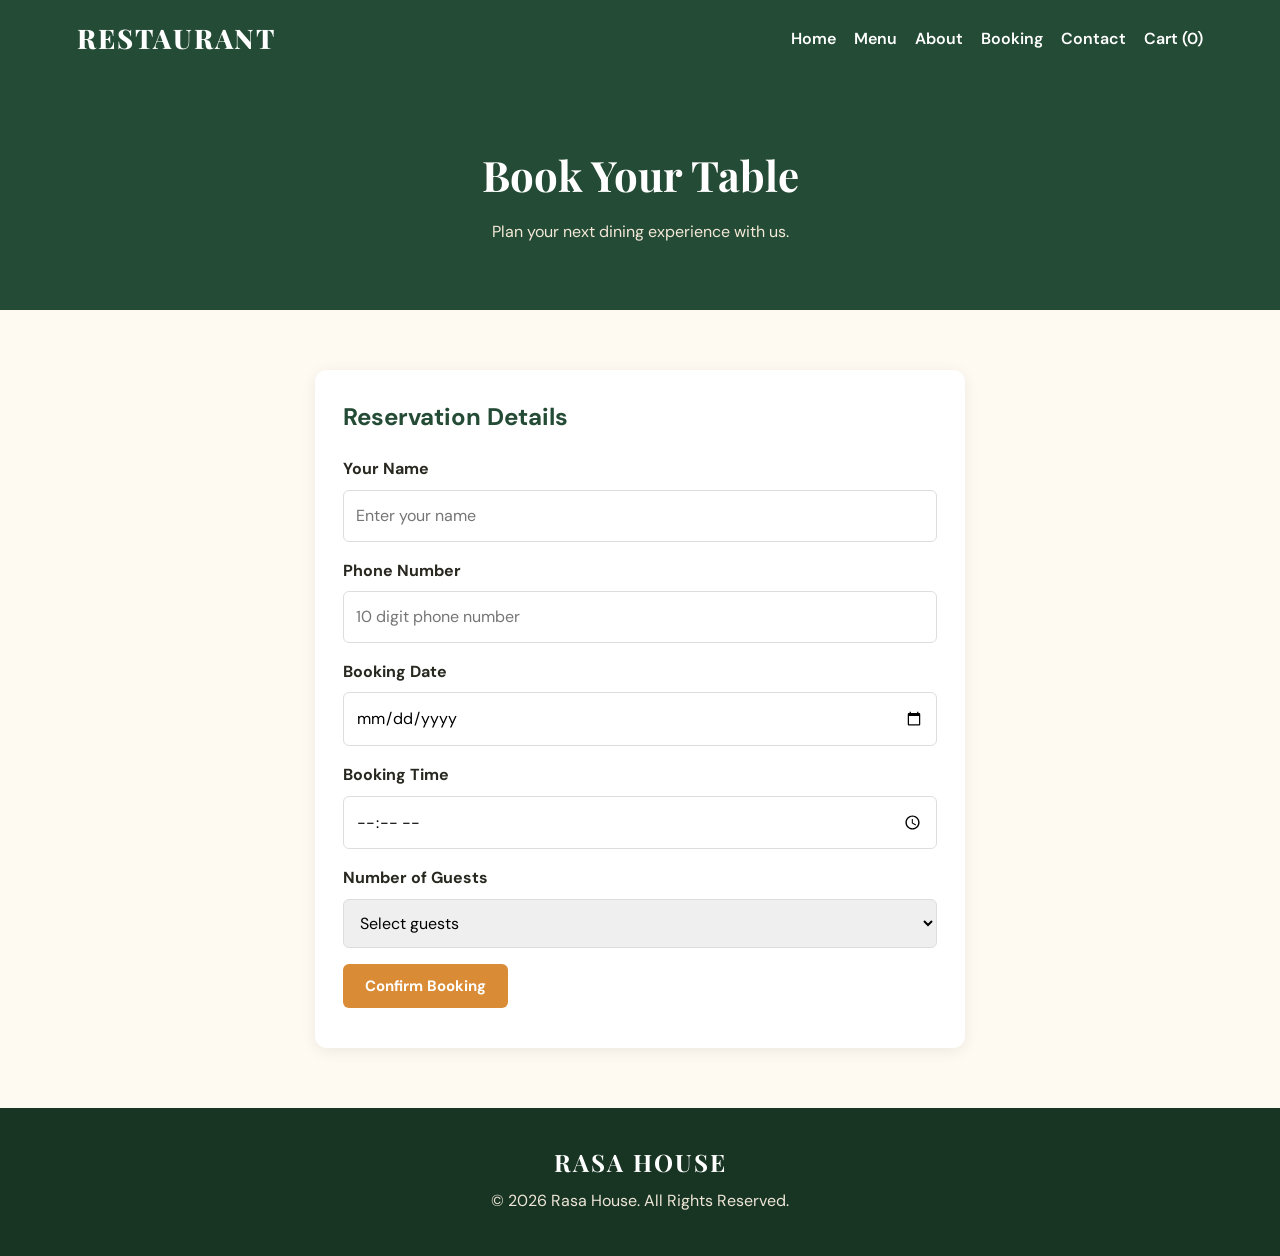
<file: booking.html>
<!DOCTYPE html>
<html lang="en">
<head>
  <meta charset="UTF-8">
  <meta name="viewport" content="width=device-width, initial-scale=1.0">
  <title>Restraunt | Booking</title>
  <link rel="stylesheet" href="style.css">
  <script src="app.js" defer></script>
</head>
<body>
<header>
  <a class="logo" href="index.html">RESTAURANT</a>
  <nav>
    <a href="index.html">Home</a>
    <a href="menu.html">Menu</a>
    <a href="about.html">About</a>
    <a href="booking.html">Booking</a>
    <a href="contact.html">Contact</a>
    <a href="cart.html">Cart (<span id="cartCount">0</span>)</a>
  </nav>
</header>

<main>
  <section class="page-banner">
    <h1>Book Your Table</h1>
    <p>Plan your next dining experience with us.</p>
  </section>

  <section>
    <form class="form-box" id="bookingForm">
      <h2>Reservation Details</h2>

      <label for="bookingName">Your Name</label>
      <input id="bookingName" type="text" required
        placeholder="Enter your name">

      <label for="bookingPhone">Phone Number</label>
      <input id="bookingPhone" type="tel" required
        pattern="[0-9]{10}" maxlength="10"
        placeholder="10 digit phone number">

      <label for="bookingDate">Booking Date</label>
      <input id="bookingDate" type="date" required>

      <label for="bookingTime">Booking Time</label>
      <input id="bookingTime" type="time" required>

      <label for="guests">Number of Guests</label>
      <select id="guests" required>
        <option value="">Select guests</option>
        <option value="1">1 Guest</option>
        <option value="2">2 Guests</option>
        <option value="3">3 Guests</option>
        <option value="4">4 Guests</option>
        <option value="5">5 Guests</option>
        <option value="6">6 Guests</option>
      </select>

      <button type="submit" class="btn">Confirm Booking</button>
      <p class="message" id="bookingMessage"></p>
    </form>
  </section>
</main>

<footer>
  <h2>RASA HOUSE</h2>
  <p>© 2026 Rasa House. All Rights Reserved.</p>
</footer>
</body>
</html>
</file>
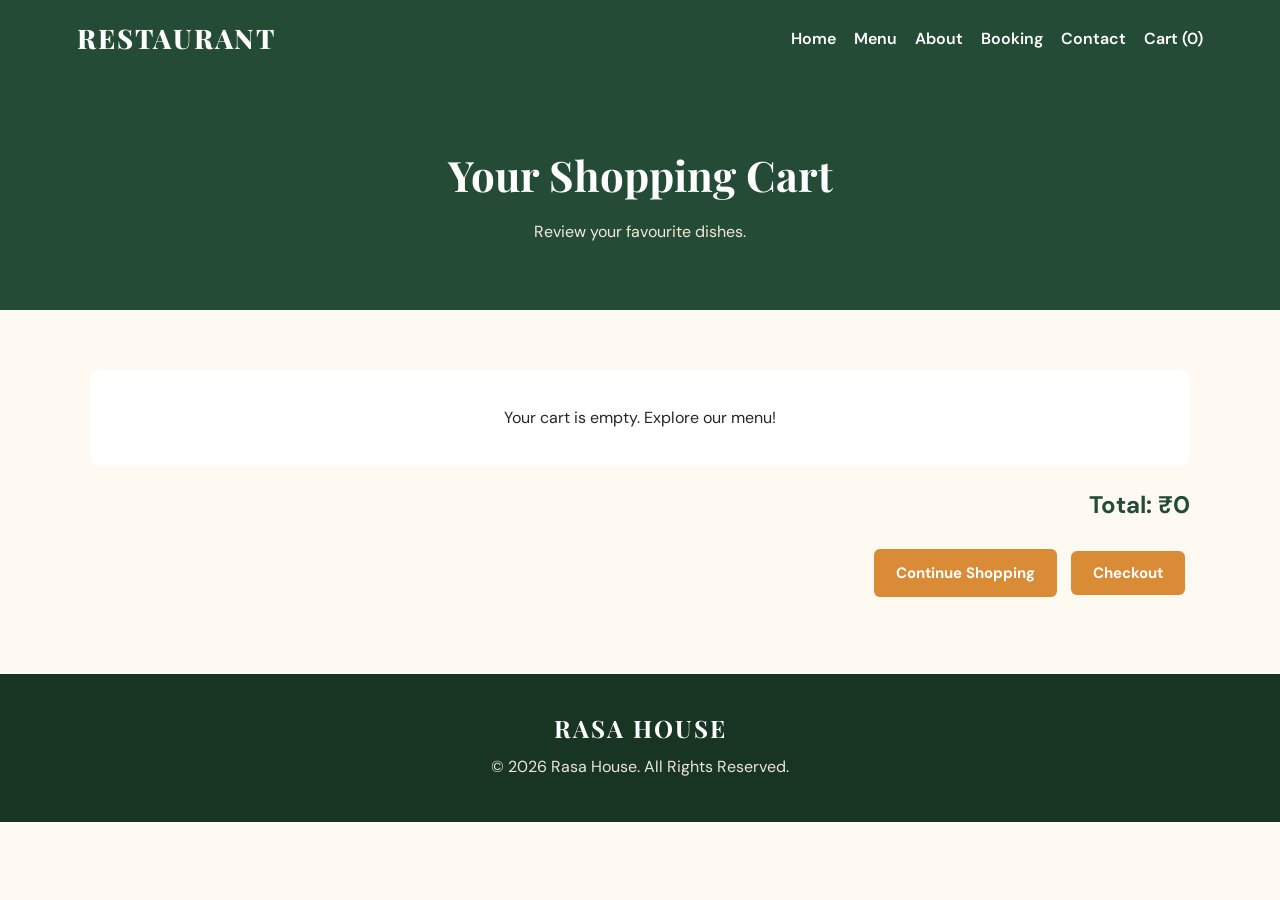
<file: cart.html>
<!DOCTYPE html>
<html lang="en">
<head>
  <meta charset="UTF-8">
  <meta name="viewport" content="width=device-width, initial-scale=1.0">
  <title>Restraunt | Shopping Cart</title>
  <link rel="stylesheet" href="style.css">
  <script src="app.js" defer></script>
</head>
<body>
<header>
  <a class="logo" href="index.html">RESTAURANT</a>
  <nav>
    <a href="index.html">Home</a>
    <a href="menu.html">Menu</a>
    <a href="about.html">About</a>
    <a href="booking.html">Booking</a>
    <a href="contact.html">Contact</a>
    <a href="cart.html">Cart (<span id="cartCount">0</span>)</a>
  </nav>
</header>

<main>
  <section class="page-banner">
    <h1>Your Shopping Cart</h1>
    <p>Review your favourite dishes.</p>
  </section>

  <section>
    <div id="cartItems"></div>

    <div class="cart-total">
      Total: ₹<span id="cartTotal">0</span>
    </div>

    <div class="cart-actions">
      <a href="menu.html" class="btn">Continue Shopping</a>
      <button class="btn" id="checkoutBtn">Checkout</button>
      <p class="message" id="orderMessage"></p>
    </div>
  </section>
</main>

<footer>
  <h2>RASA HOUSE</h2>
  <p>© 2026 Rasa House. All Rights Reserved.</p>
</footer>
</body>
</html>
</file>
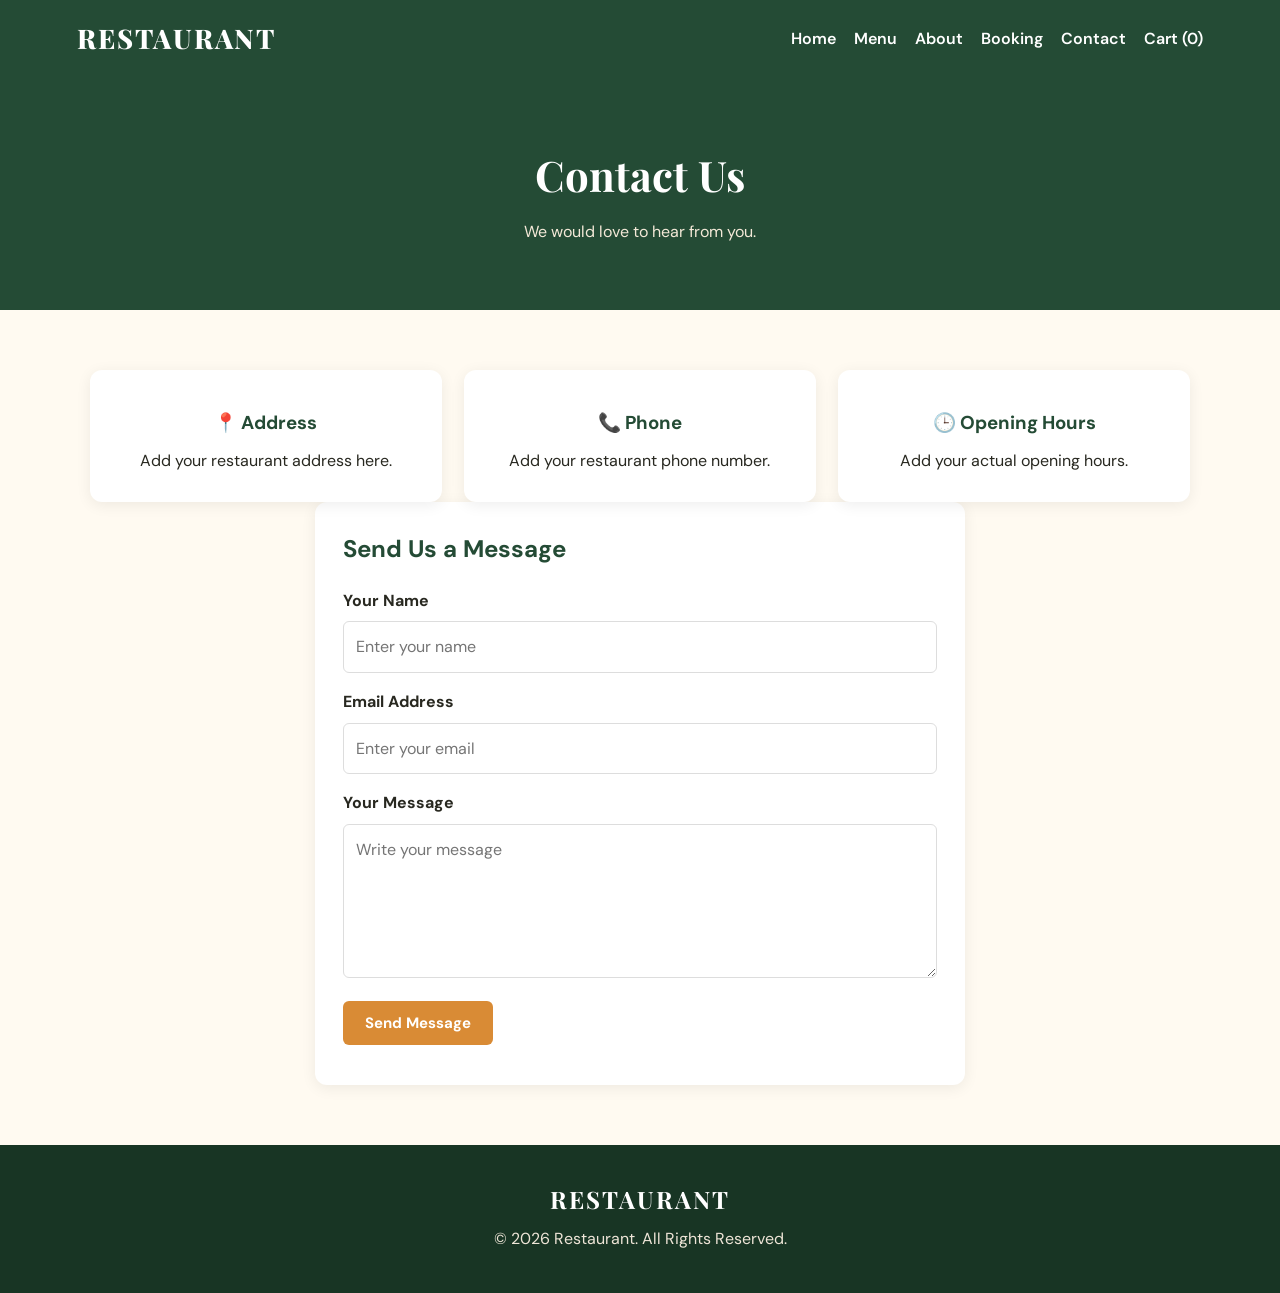
<file: contact.html>
<!DOCTYPE html>
<html lang="en">
<head>
  <meta charset="UTF-8">
  <meta name="viewport" content="width=device-width, initial-scale=1.0">
  <title>Restraunt | Contact</title>
  <link rel="stylesheet" href="style.css">
  <script src="app.js" defer></script>
</head>
<body>
<header>
  <a class="logo" href="index.html">RESTAURANT</a>
  <nav>
    <a href="index.html">Home</a>
    <a href="menu.html">Menu</a>
    <a href="about.html">About</a>
    <a href="booking.html">Booking</a>
    <a href="contact.html">Contact</a>
    <a href="cart.html">Cart (<span id="cartCount">0</span>)</a>
  </nav>
</header>

<main>
  <section class="page-banner">
    <h1>Contact Us</h1>
    <p>We would love to hear from you.</p>
  </section>

  <section>
    <div class="info-grid">
      <div class="info-card">
        <h3>📍 Address</h3>
        <p>Add your restaurant address here.</p>
      </div>
      <div class="info-card">
        <h3>📞 Phone</h3>
        <p>Add your restaurant phone number.</p>
      </div>
      <div class="info-card">
        <h3>🕒 Opening Hours</h3>
        <p>Add your actual opening hours.</p>
      </div>
    </div>

    <form class="form-box" id="contactForm">
      <h2>Send Us a Message</h2>

      <label for="contactName">Your Name</label>
      <input type="text" id="contactName" required
        placeholder="Enter your name">

      <label for="contactEmail">Email Address</label>
      <input type="email" id="contactEmail" required
        placeholder="Enter your email">

      <label for="contactText">Your Message</label>
      <textarea id="contactText" rows="5" required
        placeholder="Write your message"></textarea>

      <button type="submit" class="btn">Send Message</button>
      <p class="message" id="contactMessage"></p>
    </form>
  </section>
</main>

<footer>
  <h2>RESTAURANT</h2>
  <p>© 2026 Restaurant. All Rights Reserved.</p>
</footer>
</body>
</html>
</file>
<file: style.css>
@import url('https://fonts.googleapis.com/css2?family=DM+Sans:wght@400;500;600;700&family=Playfair+Display:wght@600;700;800&display=swap');

:root {
  --green: #244b35;
  --dark: #183524;
  --orange: #d98b35;
  --cream: #fffaf1;
  --text: #282820;
  --muted: #716e63;
}

* {
  margin: 0;
  padding: 0;
  box-sizing: border-box;
  scroll-behavior: smooth;
}

body {
  font-family: 'DM Sans', sans-serif;
  background: var(--cream);
  color: var(--text);
  line-height: 1.6;
}

header {
  background: var(--green);
  color: white;
  padding: 17px 6%;
  display: flex;
  justify-content: space-between;
  align-items: center;
  flex-wrap: wrap;
  gap: 15px;
  position: sticky;
  top: 0;
  z-index: 100;
}

.logo {
  font-family: 'Playfair Display', serif;
  font-size: 27px;
  font-weight: 800;
  color: white;
  text-decoration: none;
  letter-spacing: 2px;
}

nav {
  display: flex;
  flex-wrap: wrap;
  gap: 18px;
}

nav a {
  color: white;
  text-decoration: none;
  font-weight: 600;
}

nav a:hover {
  color: var(--orange);
}

.hero {
  min-height: 520px;
  display: flex;
  align-items: center;
  padding: 65px 8%;
  color: white;
  background:
    linear-gradient(#0008, #0009),
    url("https://images.unsplash.com/photo-1589301760014-d929f3979dbc?auto=format&fit=crop&w=1600&q=80")
    center/cover;
}

.hero-content {
  max-width: 650px;
}

.eyebrow {
  color: var(--orange);
  font-weight: bold;
  letter-spacing: 2px;
}

.hero h1 {
  font-family: 'Playfair Display', serif;
  font-size: clamp(38px, 6vw, 65px);
  line-height: 1.15;
  margin: 15px 0;
}

.hero p {
  font-size: 18px;
  margin-bottom: 25px;
}

.btn {
  display: inline-block;
  background: var(--orange);
  color: white;
  padding: 12px 22px;
  border: none;
  border-radius: 6px;
  font-weight: bold;
  cursor: pointer;
  text-decoration: none;
  font-family: inherit;
  font-size: 15px;
}

.btn:hover {
  background: #bd7025;
}

section {
  padding: 60px 7%;
}

.section-title {
  text-align: center;
  color: var(--green);
  font-family: 'Playfair Display', serif;
  font-size: 34px;
  margin-bottom: 10px;
}

.section-subtitle {
  text-align: center;
  color: var(--muted);
  margin-bottom: 32px;
}

.features, .info-grid {
  display: grid;
  grid-template-columns: repeat(auto-fit, minmax(220px, 1fr));
  gap: 22px;
}

.feature, .info-card {
  background: white;
  padding: 28px;
  border-radius: 12px;
  text-align: center;
  box-shadow: 0 3px 15px #00000012;
}

.feature > span {
  font-size: 35px;
}

.feature h3, .info-card h3 {
  color: var(--green);
  margin: 10px 0;
}

.special-section {
  background: #f3eadb;
}

.special-grid {
  display: grid;
  grid-template-columns: repeat(auto-fit, minmax(230px, 1fr));
  gap: 22px;
}

.special-card {
  background: white;
  border-radius: 12px;
  overflow: hidden;
  text-align: center;
  box-shadow: 0 3px 15px #00000012;
}

.special-card img {
  width: 100%;
  height: 210px;
  object-fit: cover;
}

.special-card h3 {
  color: var(--green);
  padding: 15px;
}

.center {
  text-align: center;
  margin-top: 30px;
}

.booking-banner {
  background: var(--green);
  color: white;
  text-align: center;
}

.booking-banner h2 {
  font-family: 'Playfair Display', serif;
  font-size: 32px;
  margin-bottom: 10px;
}

.booking-banner p {
  margin-bottom: 20px;
}

.page-banner {
  background: var(--green);
  color: white;
  text-align: center;
  padding: 65px 7%;
}

.page-banner h1 {
  font-family: 'Playfair Display', serif;
  font-size: 42px;
}

.page-banner p {
  margin-top: 10px;
  color: #f4e9d8;
}

/* MENU */

.menu-controls {
  max-width: 750px;
  margin: auto;
}

#searchInput {
  width: 100%;
  padding: 14px;
  border: 1px solid #ccc;
  border-radius: 8px;
  font-size: 16px;
  margin-bottom: 18px;
}

.menu-tabs {
  display: flex;
  justify-content: center;
  flex-wrap: wrap;
  gap: 10px;
}

.tab {
  background: white;
  color: var(--green);
  border: 1px solid var(--green);
  border-radius: 20px;
  padding: 9px 16px;
  cursor: pointer;
}

.tab.active, .tab:hover {
  background: var(--green);
  color: white;
}

.menu-count {
  text-align: center;
  margin: 20px 0;
  color: var(--muted);
}

.menu-grid {
  display: grid;
  grid-template-columns: repeat(auto-fit, minmax(230px, 1fr));
  gap: 22px;
}

.menu-card {
  background: white;
  border-radius: 12px;
  overflow: hidden;
  box-shadow: 0 3px 15px #00000015;
  transition: transform .2s;
}

.menu-card:hover {
  transform: translateY(-4px);
}

.menu-card img {
  width: 100%;
  height: 180px;
  object-fit: cover;
  background: #eee;
}

.menu-card-content {
  padding: 17px;
}

.menu-card-content h3 {
  color: var(--green);
  font-size: 19px;
}

.menu-card-content p {
  color: var(--muted);
  font-size: 14px;
  min-height: 45px;
  margin: 7px 0;
}

.food-category {
  color: #a66a27;
  font-size: 12px;
  font-weight: bold;
  text-transform: uppercase;
}

.food-bottom {
  display: flex;
  justify-content: space-between;
  align-items: center;
  gap: 8px;
  margin-top: 12px;
}

.price {
  font-size: 20px;
  font-weight: bold;
  color: var(--green);
}

.add-btn {
  padding: 9px 12px;
  font-size: 13px;
}

.no-results {
  text-align: center;
  padding: 30px;
  color: var(--muted);
  grid-column: 1 / -1;
}

/* ABOUT */

.about-section {
  display: grid;
  grid-template-columns: repeat(2, 1fr);
  gap: 40px;
  align-items: center;
}

.about-image img {
  width: 100%;
  border-radius: 14px;
}

.about-text h2 {
  font-family: 'Playfair Display', serif;
  color: var(--green);
  font-size: 34px;
  margin: 12px 0;
}

.about-text p {
  color: var(--muted);
  margin: 12px 0;
}

.about-highlight {
  background: #f3eadb;
}

/* FORMS */

.form-box {
  max-width: 650px;
  margin: auto;
  background: white;
  padding: 28px;
  border-radius: 12px;
  box-shadow: 0 3px 15px #00000012;
}

.form-box h2 {
  color: var(--green);
  margin-bottom: 20px;
}

.form-box label {
  font-weight: bold;
}

.form-box input,
.form-box textarea,
.form-box select {
  width: 100%;
  padding: 12px;
  margin: 8px 0 16px;
  border: 1px solid #ddd;
  border-radius: 6px;
  font: inherit;
}

.message {
  color: var(--green);
  font-weight: bold;
  margin-top: 12px;
}

/* CART */

.cart-item {
  background: white;
  padding: 16px;
  border-bottom: 1px solid #ddd;
  display: flex;
  justify-content: space-between;
  align-items: center;
  flex-wrap: wrap;
  gap: 12px;
}

.quantity-controls {
  display: flex;
  align-items: center;
  gap: 10px;
}

.quantity-controls button,
.remove-btn {
  padding: 6px 11px;
  cursor: pointer;
  border: 1px solid #ddd;
  border-radius: 4px;
  background: white;
}

.remove-btn {
  color: #b22;
}

.cart-total {
  text-align: right;
  font-size: 24px;
  font-weight: bold;
  color: var(--green);
  margin: 20px 0;
}

.cart-actions {
  text-align: right;
}

.cart-actions .btn {
  margin: 5px;
}

.empty-cart {
  text-align: center;
  background: white;
  padding: 35px;
  border-radius: 10px;
}

/* FOOTER */

footer {
  background: var(--dark);
  color: white;
  text-align: center;
  padding: 35px 7%;
}

footer h2 {
  font-family: 'Playfair Display', serif;
  letter-spacing: 2px;
}

footer p {
  margin: 7px;
  color: #eee5d7;
}

@media(max-width: 750px) {
  header {
    justify-content: center;
  }

  nav {
    justify-content: center;
    gap: 12px;
  }

  .about-section {
    grid-template-columns: 1fr;
  }

  section {
    padding: 45px 5%;
  }

  .hero {
    min-height: 400px;
  }
}

@media(max-width: 450px) {
  .page-banner h1 {
    font-size: 32px;
  }

  .logo {
    font-size: 23px;
  }

  nav a {
    font-size: 13px;
  }

  .cart-total {
    font-size: 20px;
  }
}
</file>
